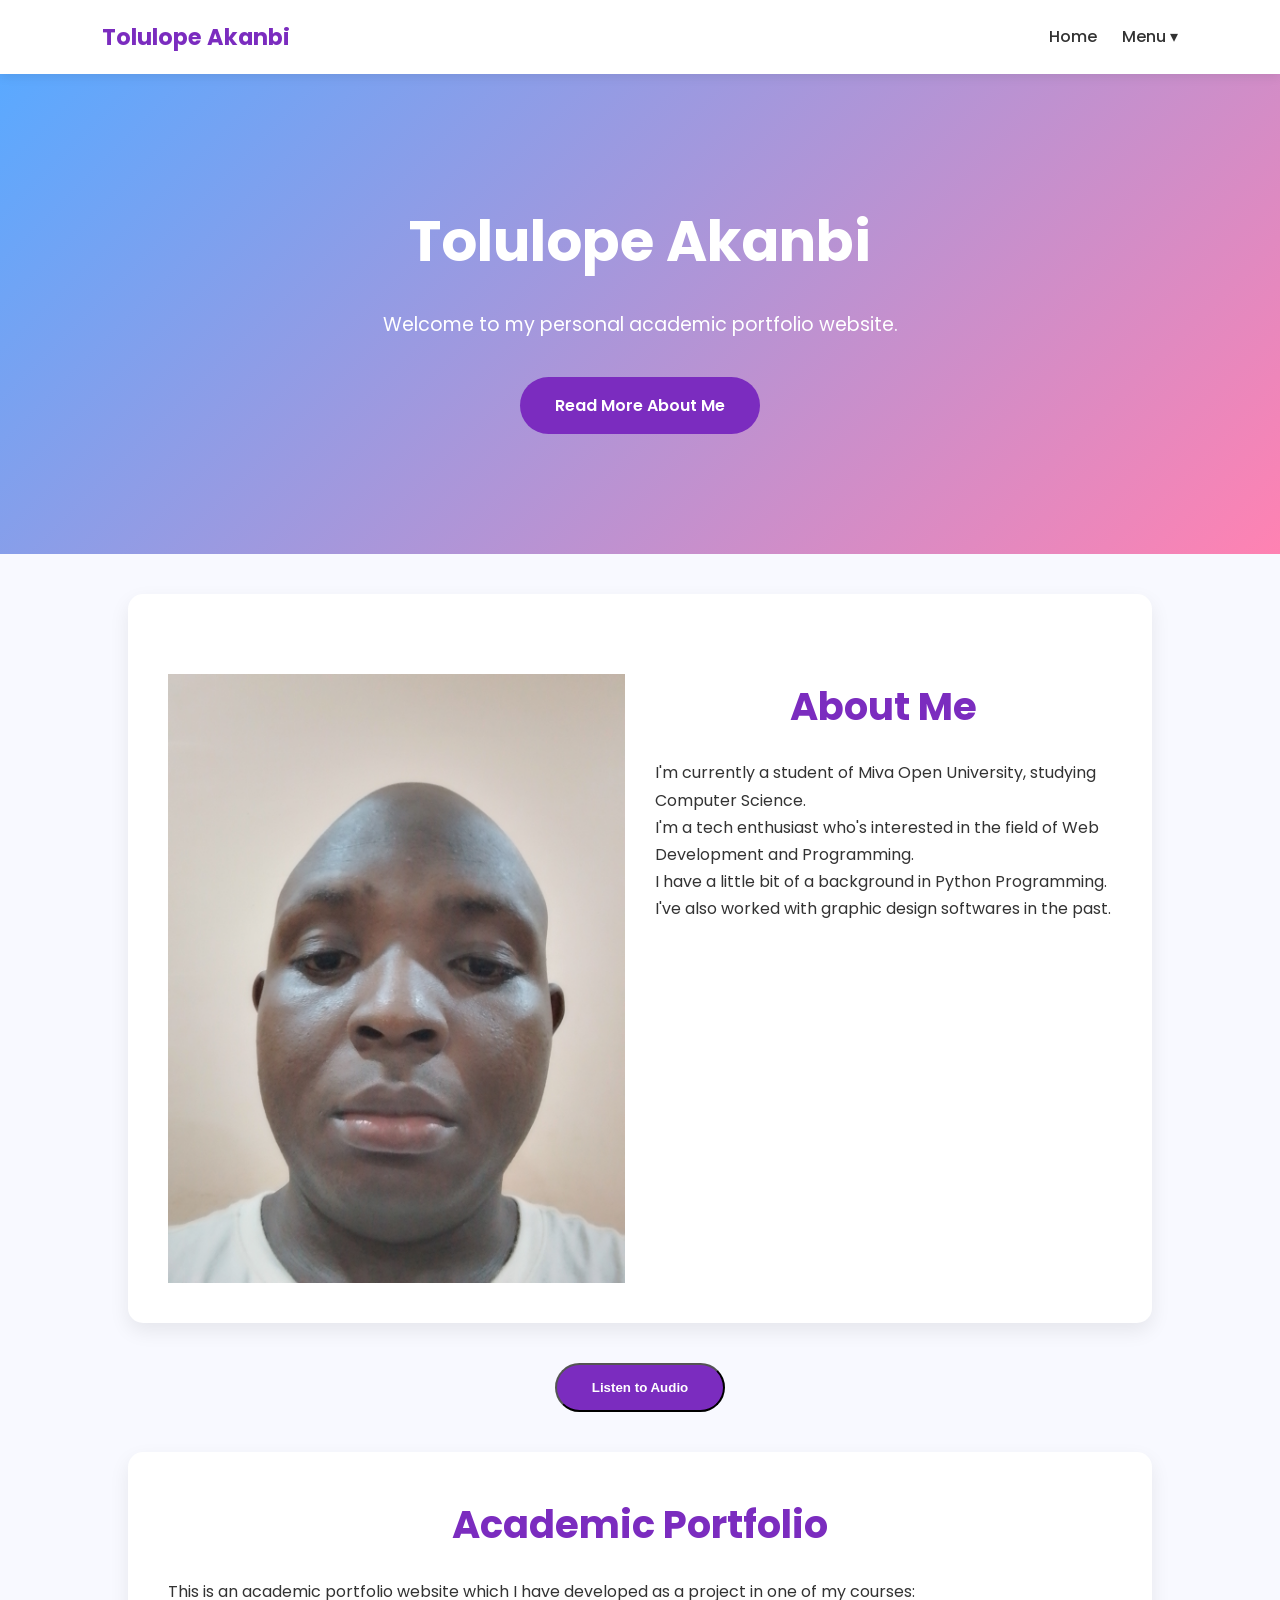
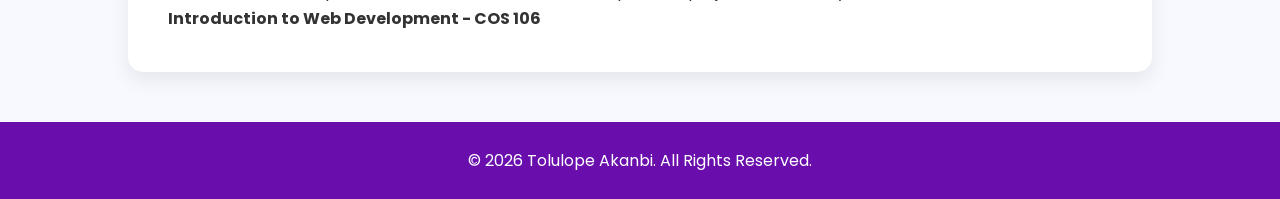
<file: index.html>
<!doctype html>
<html lang="en">
  <head>
    <meta charset="UTF-8" />
    <meta name="viewport" content="width=device-width, initial-scale=1.0" />
    <title>Tolulope Akanbi | Academic Portfolio</title>

    <!-- External CSS -->
    <link rel="stylesheet" href="style.css" />
  </head>
  <body>
    <!-- ================= HEADER ================= -->
    <header>
      <nav class="navbar">
        <div class="logo">
          <a href="#home">Tolulope Akanbi</a>
        </div>

        <button class="menu-toggle" aria-label="Toggle Navigation">☰</button>

        <ul class="nav-links">
          <li><a href="#home">Home</a></li>

          <li class="dropdown">
            <a href="javascript:void(0);" class="dropdown-toggle"> Menu ▾ </a>
            <ul class="dropdown-menu">
              <li><a href="index.html">Home</a></li>
              <li><a href="about.html">About Me</a></li>
              <li><a href="projects.html">Projects</a></li>
              <li><a href="academic planner.html">Academic Planner</a></li>
              <li><a href="contact.html">Contact</a></li>
            </ul>
          </li>
        </ul>
      </nav>
    </header>

    <main>
      <!-- ================= HERO ================= -->
      <section id="home" class="hero">
        <div class="hero-content">
          <h1>Tolulope Akanbi</h1>

          <p>Welcome to my personal academic portfolio website.</p>

          <a href="about.html" class="btn"> Read More About Me </a>
        </div>
      </section>

      
          <section id="about" class="about">

    <div class="about-container">

        <div class="about-image">

            <img src="images/profile.jpg"
                 alt="Photograph of Tolulope Akanbi">

        </div>

        <div class="about-text">

            <h2>About Me</h2>

            <p>
                I'm currently a student of Miva Open University,
                studying Computer Science.
            </p>

            <p>
                I'm a tech enthusiast who's interested in the field of
                Web Development and Programming.
            </p>

            <p>
                I have a little bit of a background in Python Programming.
            </p>

            <p>
                I've also worked with graphic design softwares in the past.
            </p>

        </div>

    </div>

</section>
        <!-- Biography Audio -->

        <div class="bio-audio">
          <button id="playAudio" class="btn">Listen to Audio</button>

          <audio id="bioAudio">
            <source src="audio/My recording 2.m4a" type="audio/mp4" />
            Your browser does not support the audio element.
          </audio>
        </div>
      </section>

      <!-- ================= COURSE INFORMATION ================= -->
      <section class="course-info">
        <h2>Academic Portfolio</h2>

        <p>
          This is an academic portfolio website which I have developed as a
          project in one of my courses:
        </p>

        <p>
          <strong> Introduction to Web Development - COS 106 </strong>
        </p>
      </section>
    </main>

    <!-- ================= FOOTER ================= -->
    <footer>
      <p>&copy; 2026 Tolulope Akanbi. All Rights Reserved.</p>
    </footer>

    <!-- External JavaScript -->
    <script src="script.js"></script>
  </body>
</html>
</file>
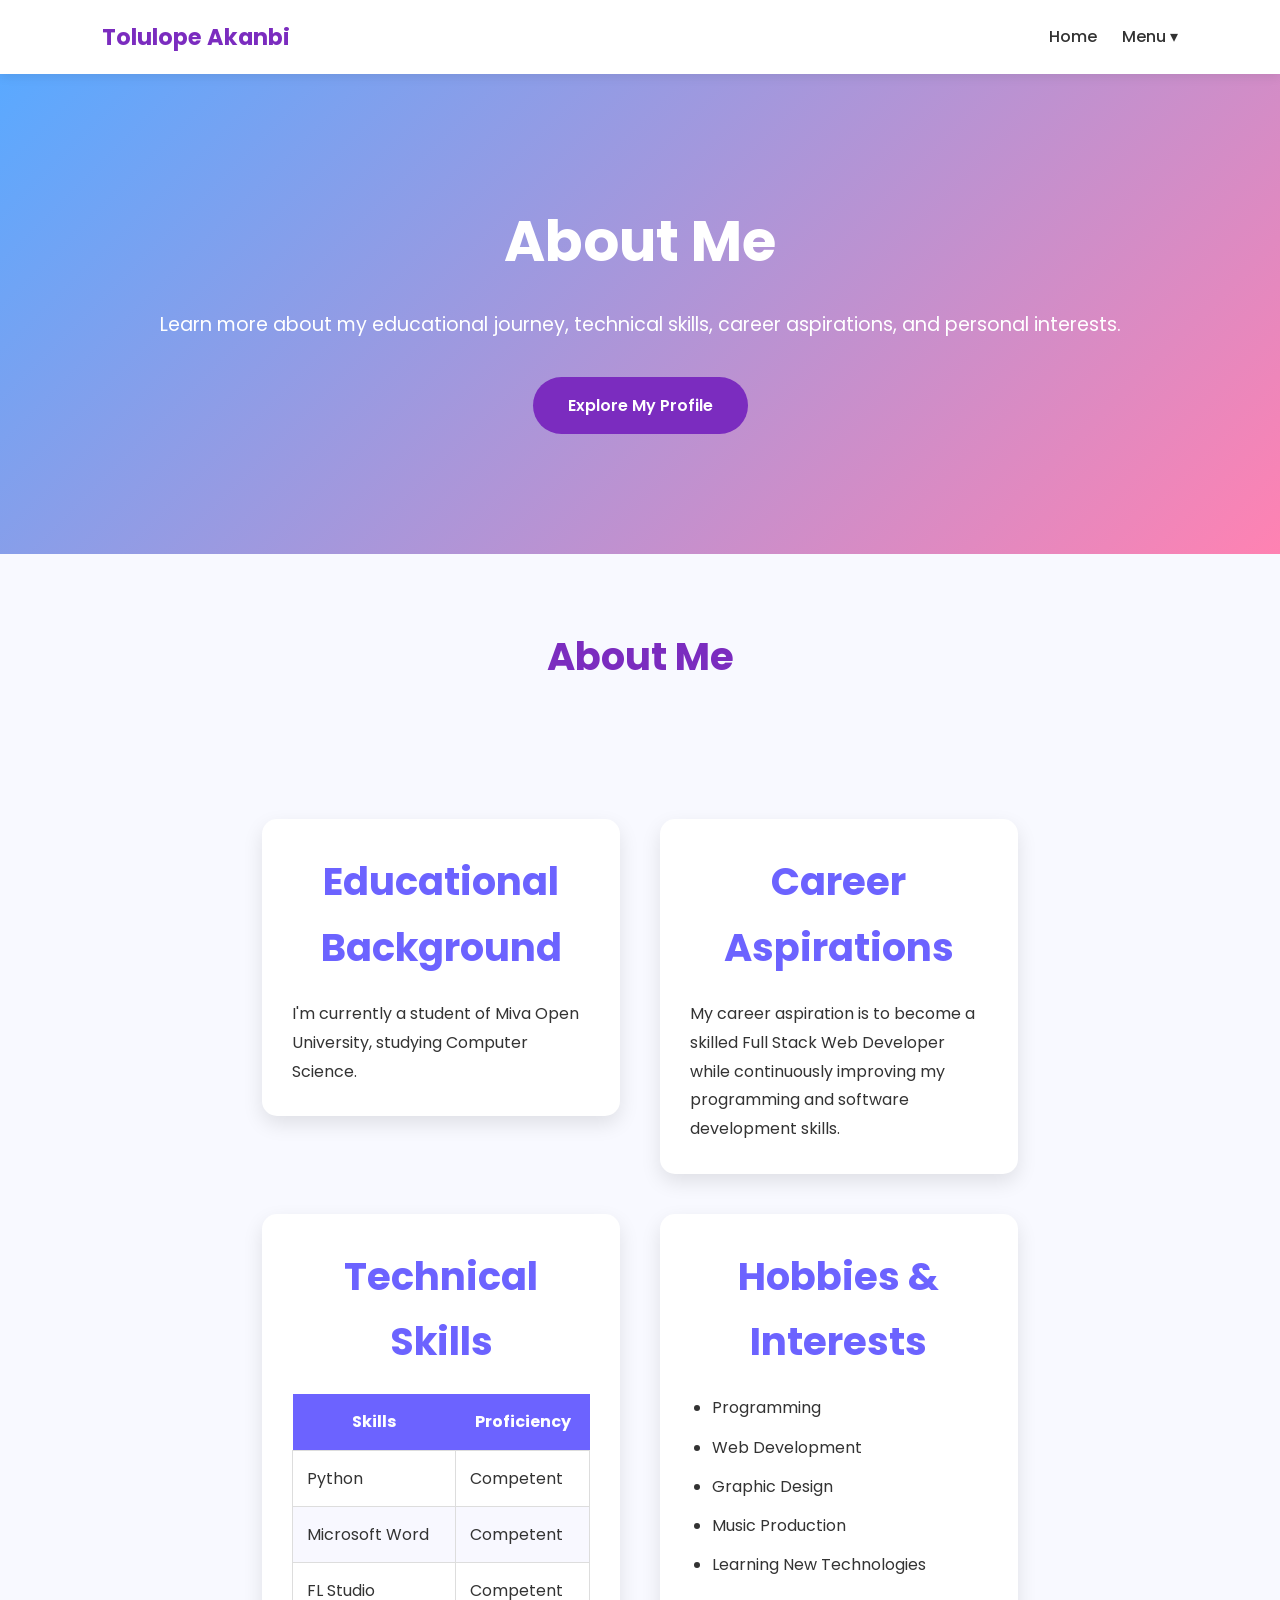
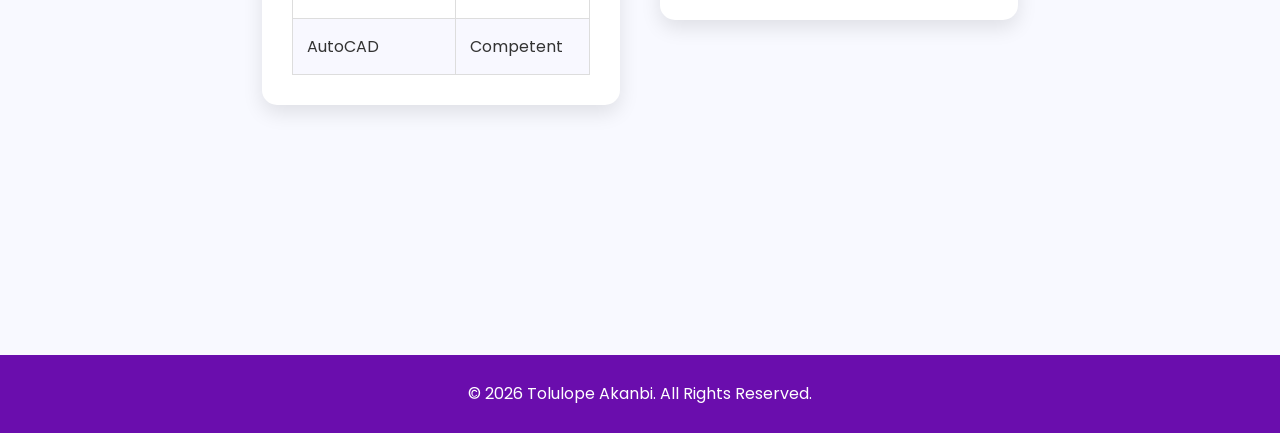
<file: about.html>
<!doctype html>
<html lang="en">
  <head>
    <meta charset="UTF-8" />
    <meta name="viewport" content="width=device-width, initial-scale=1.0" />
    <title>About Me | Tolulope Akanbi</title>

    <!-- External CSS -->
    <link rel="stylesheet" href="style.css" />
  </head>

  <body>
    <!-- ================= HEADER ================= -->

    <header>
      <nav class="navbar">
        <div class="logo">
          <a href="index.html">Tolulope Akanbi</a>
        </div>

        <button class="menu-toggle" aria-label="Toggle Navigation">☰</button>

        <ul class="nav-links">
          <li>
            <a href="index.html">Home</a>
          </li>

          <li class="dropdown">
            <a href="javascript:void(0);" class="dropdown-toggle"> Menu ▾ </a>
            <ul class="dropdown-menu">
              <li><a href="index.html">Home</a></li>
              <li><a href="about.html">About Me</a></li>
              <li><a href="projects.html">Projects</a></li>
              <li><a href="academic planner.html">Academic Planner</a></li>
              <li><a href="contact.html">Contact</a></li>
            </ul>
          </li>
        </ul>
      </nav>
    </header>

    <!-- ================= HERO SECTION ================= -->

    <section class="hero">
      <div class="hero-content">
        <h1>About Me</h1>

        <p>
          Learn more about my educational journey, technical skills, career
          aspirations, and personal interests.
        </p>

        <a href="#about" class="btn"> Explore My Profile </a>
      </div>
    </section>

    <!-- ================= ABOUT SECTION ================= -->

    <main>
      <section id="about" class="about-page">
        <h2>About Me</h2>

        <!-- ================= ABOUT DETAILS ================= -->

<section class="about-grid">

    <!-- Educational Background -->

    <article class="about-card">

        <h2>Educational Background</h2>

        <p>
            I'm currently a student of Miva Open University,
            studying Computer Science.
        </p>

    </article>


    <!-- Career Aspirations -->

    <article class="about-card">

        <h2>Career Aspirations</h2>

        <p>
            My career aspiration is to become a skilled Full Stack
            Web Developer while continuously improving my programming
            and software development skills.
        </p>

    </article>


    <!-- Technical Skills -->

    <article class="about-card">

        <h2>Technical Skills</h2>

        <table class="skills-table">

            <thead>

                <tr>
                    <th>Skills</th>
                    <th>Proficiency</th>
                </tr>

            </thead>

            <tbody>

                <tr>
                    <td>Python</td>
                    <td>Competent</td>
                </tr>

                <tr>
                    <td>Microsoft Word</td>
                    <td>Competent</td>
                </tr>

                <tr>
                    <td>FL Studio</td>
                    <td>Competent</td>
                </tr>

                <tr>
                    <td>AutoCAD</td>
                    <td>Competent</td>
                </tr>

            </tbody>

        </table>

    </article>


    <!-- Hobbies -->

    <article class="about-card">

        <h2>Hobbies &amp; Interests</h2>

        <ul>

            <li>Programming</li>
            <li>Web Development</li>
            <li>Graphic Design</li>
            <li>Music Production</li>
            <li>Learning New Technologies</li>

        </ul>

    </article>

</section>
    </main>

    <!-- ================= FOOTER ================= -->

    <footer>
      <p>&copy; 2026 Tolulope Akanbi. All Rights Reserved.</p>
    </footer>

    <!-- External JavaScript -->

    <script src="script.js"></script>
  </body>
</html>
</file>
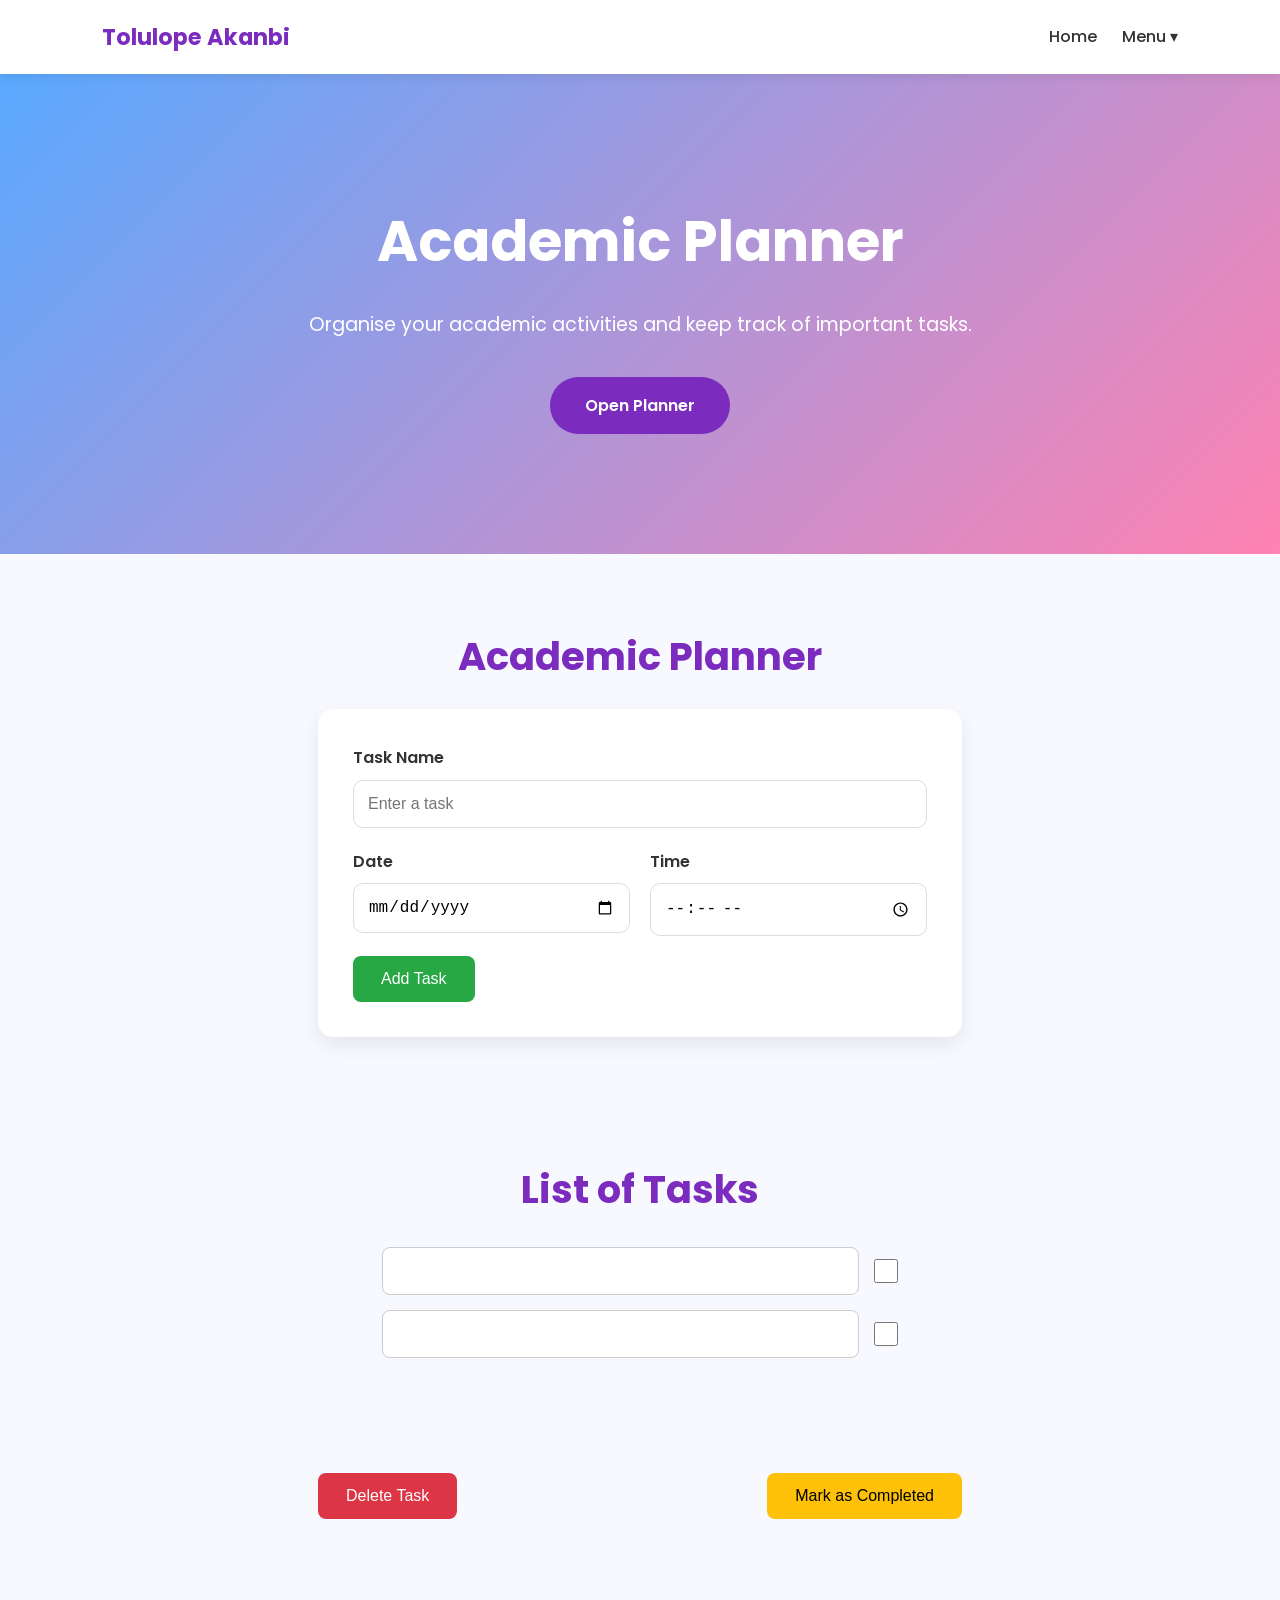
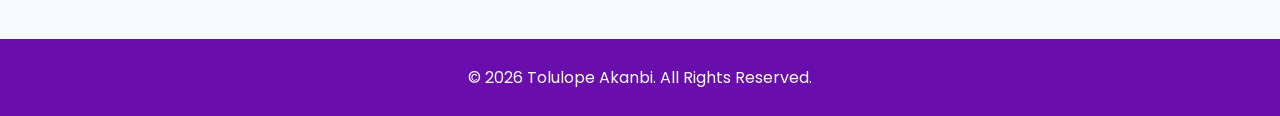
<file: academic planner.html>
<!doctype html>
<html lang="en">
  <head>
    <meta charset="UTF-8" />
    <meta name="viewport" content="width=device-width, initial-scale=1.0" />
    <title>Academic Planner | Tolulope Akanbi</title>

    <!-- External CSS -->
    <link rel="stylesheet" href="style.css" />
  </head>

  <body>
    <!-- ================= HEADER ================= -->

    <header>
      <nav class="navbar">
        <div class="logo">
          <a href="index.html">Tolulope Akanbi</a>
        </div>

        <button class="menu-toggle" aria-label="Toggle Navigation">☰</button>

        <ul class="nav-links">
          <li>
            <a href="index.html">Home</a>
          </li>

          <li class="dropdown">
            <a href="javascript:void(0);" class="dropdown-toggle"> Menu ▾ </a>
            <ul class="dropdown-menu">
              <li><a href="index.html">Home</a></li>
              <li><a href="about.html">About Me</a></li>
              <li><a href="projects.html">Projects</a></li>
              <li><a href="academic planner.html">Academic Planner</a></li>
              <li><a href="contact.html">Contact</a></li>
            </ul>
          </li>
        </ul>
      </nav>
    </header>

    <!-- ================= HERO SECTION ================= -->

    <section class="hero">
      <div class="hero-content">
        <h1>Academic Planner</h1>

        <p>
          Organise your academic activities and keep track of important tasks.
        </p>

        <a href="#planner" class="btn"> Open Planner </a>
      </div>
    </section>

    <!-- ================= MAIN CONTENT ================= -->

    <main>
      <section id="planner" class="planner-section">
        <h2>Academic Planner</h2>

        <div class="planner-form">
          <div class="input-group">
            <label for="taskName">Task Name</label>
            <input type="text" id="taskName" placeholder="Enter a task" />
          </div>

          <div class="date-time-container">
            <div class="input-group">
              <label for="taskDate">Date</label>
              <input type="date" id="taskDate" />
            </div>

            <div class="input-group">
              <label for="taskTime">Time</label>
              <input type="time" id="taskTime" />
            </div>
          </div>

          <button id="addTaskBtn" class="planner-btn add-btn">Add Task</button>
        </div>

        <section class="task-list">
          <h2>List of Tasks</h2>

          <div id="taskContainer">
            <!-- Tasks appear here automatically -->
          </div>
        </section>

        <div class="planner-buttons">
          <button id="deleteTaskBtn" class="planner-btn delete-btn">
            Delete Task
          </button>

          <button id="completeTaskBtn" class="planner-btn complete-btn">
            Mark as Completed
          </button>
        </div>
      </section>
    </main>

    <!-- ================= FOOTER ================= -->

    <footer>
      <p>&copy; 2026 Tolulope Akanbi. All Rights Reserved.</p>
    </footer>

    <!-- External JavaScript -->

    <script src="script.js"></script>
  </body>
</html>
</file>
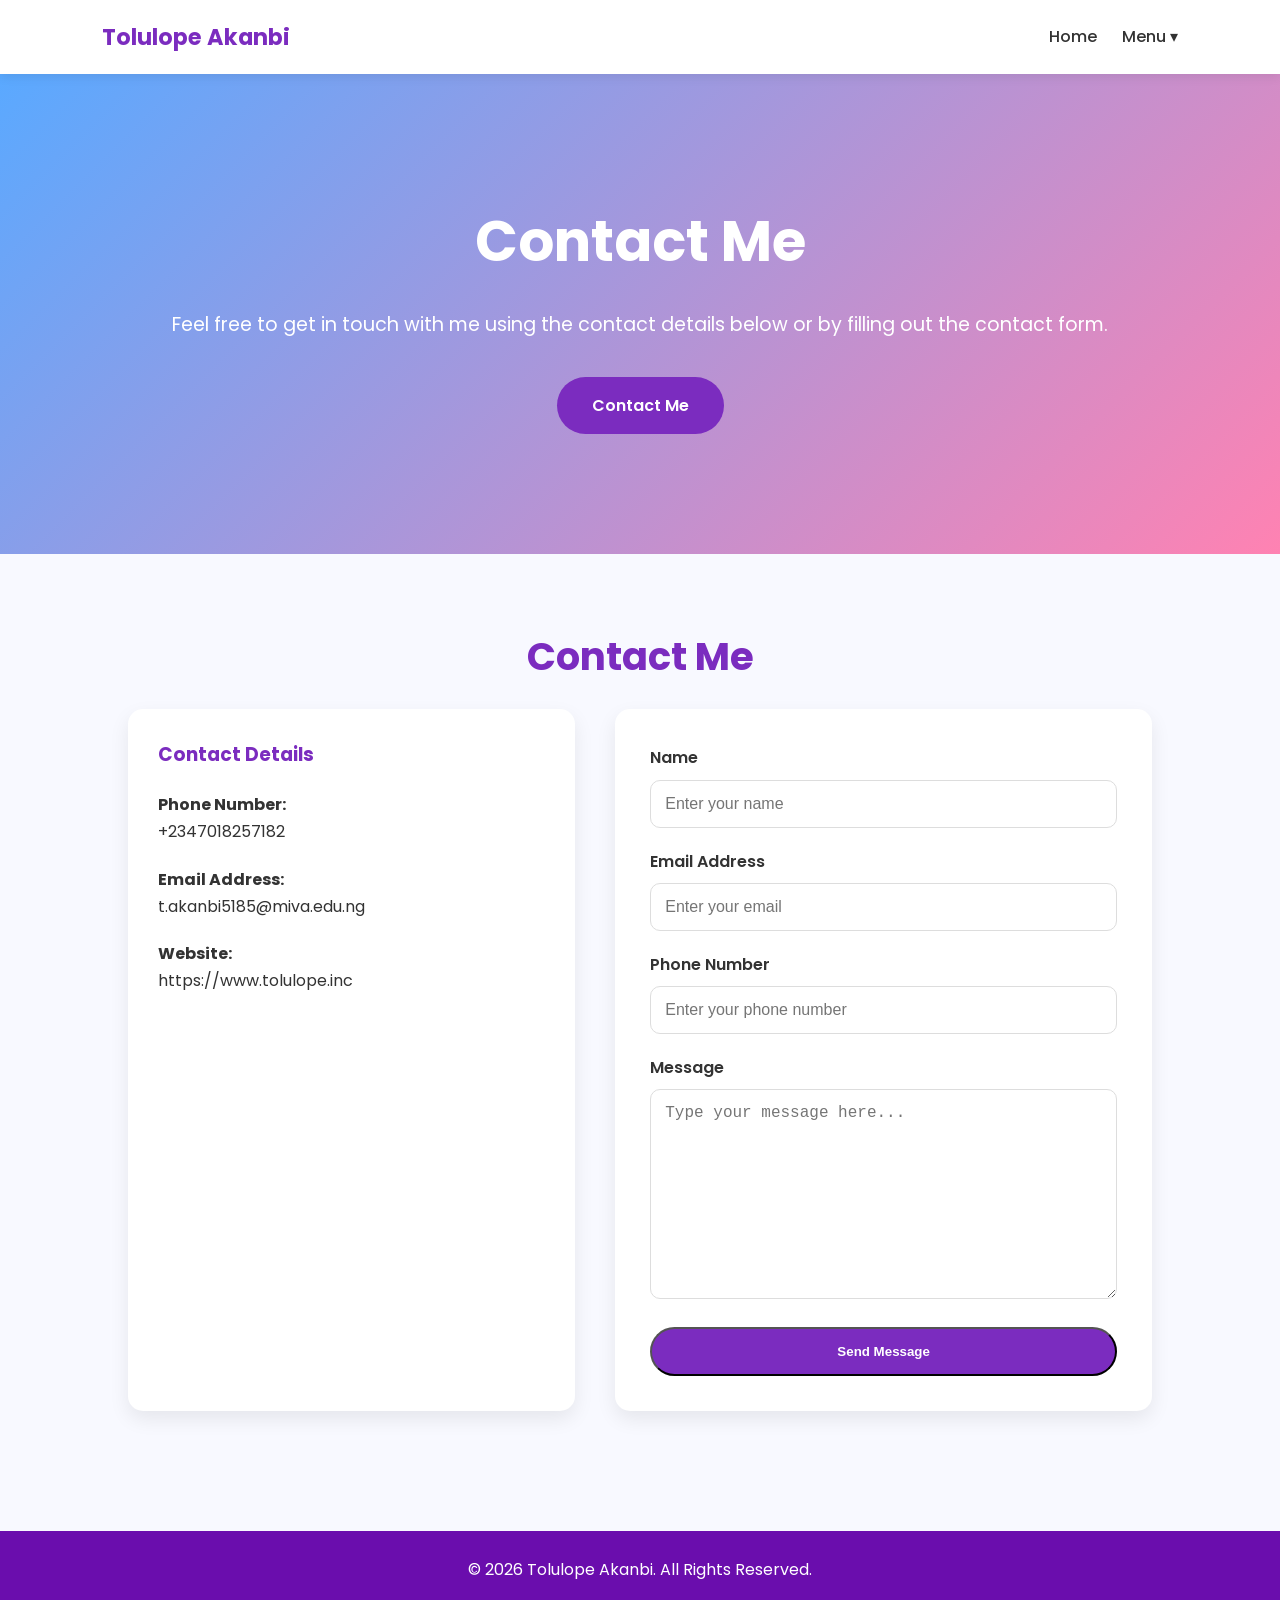
<file: contact.html>
<!doctype html>
<html lang="en">
  <head>
    <meta charset="UTF-8" />
    <meta name="viewport" content="width=device-width, initial-scale=1.0" />
    <title>Contact | Tolulope Akanbi</title>

    <!-- External CSS -->
    <link rel="stylesheet" href="style.css" />
  </head>

  <body>
    <!-- ================= HEADER ================= -->

    <header>
      <nav class="navbar">
        <div class="logo">
          <a href="index.html">Tolulope Akanbi</a>
        </div>

        <button class="menu-toggle" aria-label="Toggle Navigation">☰</button>

        <ul class="nav-links">
          <li>
            <a href="index.html">Home</a>
          </li>

          <li class="dropdown">
            <a href="javascript:void(0);" class="dropdown-toggle"> Menu ▾ </a>
            <ul class="dropdown-menu">
              <li><a href="index.html">Home</a></li>
              <li><a href="about.html">About Me</a></li>
              <li><a href="projects.html">Projects</a></li>
              <li><a href="academic planner.html">Academic Planner</a></li>
              <li><a href="contact.html">Contact</a></li>
            </ul>
          </li>
        </ul>
      </nav>
    </header>

    <!-- ================= HERO SECTION ================= -->

    <section class="hero">
      <div class="hero-content">
        <h1>Contact Me</h1>

        <p>
          Feel free to get in touch with me using the contact details below or
          by filling out the contact form.
        </p>

        <a href="#contact" class="btn"> Contact Me </a>
      </div>
    </section>

    <!-- ================= CONTACT SECTION ================= -->

    <main>
      <section id="contact" class="contact-section">
        <h2>Contact Me</h2>

        <div class="contact-container">
          <!-- LEFT SIDE -->

          <div class="contact-details">
            <h3>Contact Details</h3>

            <p>
              <strong>Phone Number:</strong><br />
              +2347018257182
            </p>

            <p>
              <strong>Email Address:</strong><br />
              t.akanbi5185@miva.edu.ng
            </p>

            <p>
              <strong>Website:</strong><br />
              <a href="https://www.tolulope.inc" target="_blank">
                https://www.tolulope.inc
              </a>
            </p>
          </div>

          <!-- RIGHT SIDE -->

          <div class="contact-form">
            <form id="contactForm">
              <div class="input-group">
                <label for="name">Name</label>

                <input
                  type="text"
                  id="name"
                  name="name"
                  placeholder="Enter your name"
                />
              </div>

              <div class="input-group">
                <label for="email">Email Address</label>

                <input
                  type="email"
                  id="email"
                  name="email"
                  placeholder="Enter your email"
                />
              </div>

              <div class="input-group">
                <label for="phone">Phone Number</label>

                <input
                  type="text"
                  id="phone"
                  name="phone"
                  placeholder="Enter your phone number"
                />
              </div>

              <div class="input-group">
                <label for="message">Message</label>

                <textarea
                  id="message"
                  name="message"
                  rows="10"
                  placeholder="Type your message here..."
                ></textarea>
              </div>

              <button type="submit" class="btn send-btn">Send Message</button>
            </form>
          </div>
        </div>
      </section>
    </main>

    <!-- ================= FOOTER ================= -->

    <footer>
      <p>&copy; 2026 Tolulope Akanbi. All Rights Reserved.</p>
    </footer>

    <!-- External JavaScript -->
    <script src="script.js"></script>
  </body>
</html>
</file>
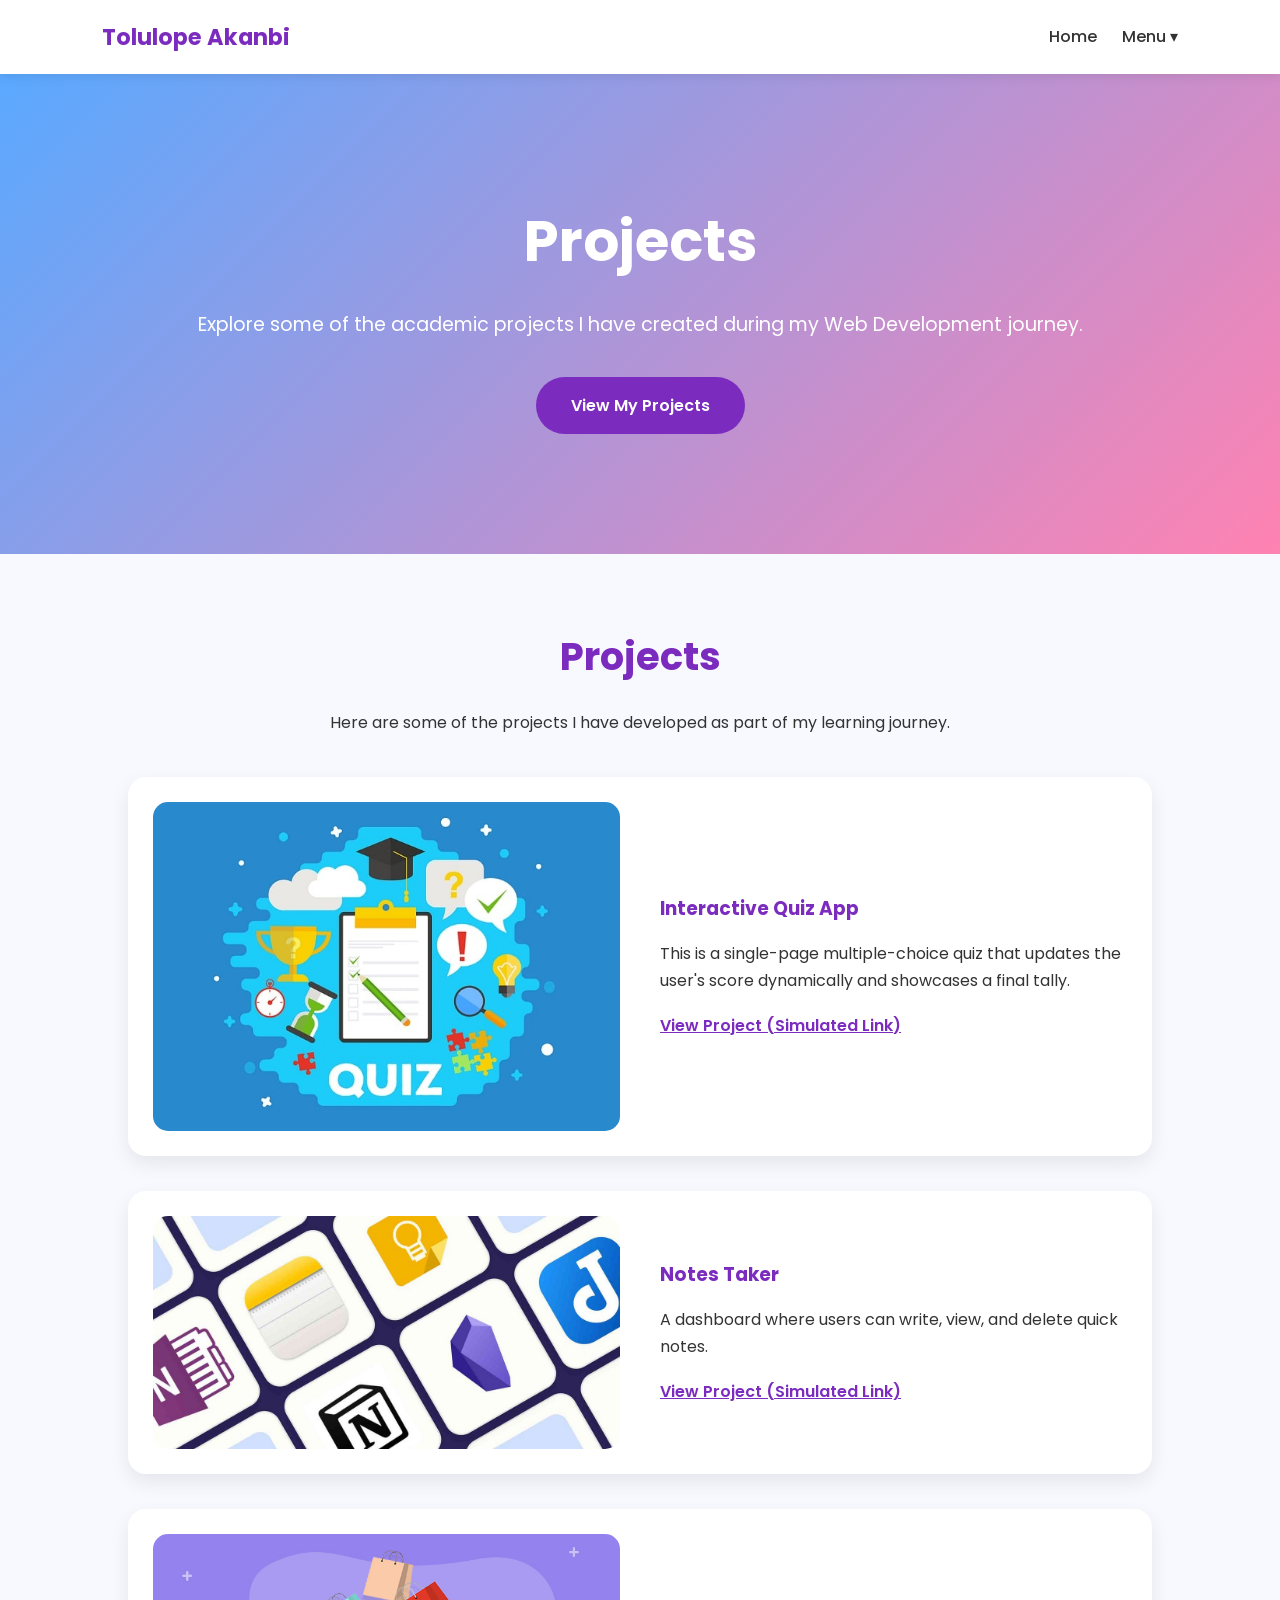
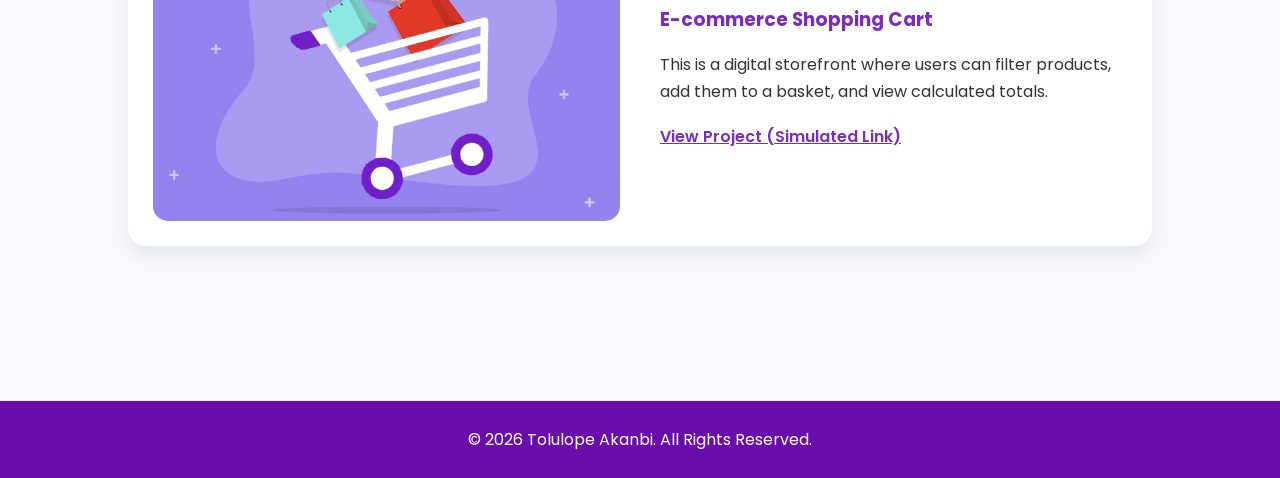
<file: projects.html>
<!doctype html>
<html lang="en">
  <head>
    <meta charset="UTF-8" />
    <meta name="viewport" content="width=device-width, initial-scale=1.0" />
    <title>Projects | Tolulope Akanbi</title>

    <!-- External CSS -->
    <link rel="stylesheet" href="style.css" />
  </head>
  <body>
    <!-- ================= HEADER ================= -->

    <header>
      <nav class="navbar">
        <div class="logo">
          <a href="index.html">Tolulope Akanbi</a>
        </div>

        <button class="menu-toggle" aria-label="Toggle Navigation">☰</button>

        <ul class="nav-links">
          <li>
            <a href="index.html">Home</a>
          </li>

          <li class="dropdown">
            <a href="javascript:void(0);" class="dropdown-toggle"> Menu ▾ </a>
            <ul class="dropdown-menu">
              <li><a href="index.html">Home</a></li>
              <li><a href="about.html">About Me</a></li>
              <li><a href="projects.html">Projects</a></li>
              <li><a href="academic planner.html">Academic Planner</a></li>
              <li><a href="contact.html">Contact</a></li>
            </ul>
          </li>
        </ul>
      </nav>
    </header>

    <!-- ================= HERO SECTION ================= -->

    <section class="hero">
      <div class="hero-content">
        <h1>Projects</h1>

        <p>
          Explore some of the academic projects I have created during my Web
          Development journey.
        </p>

        <a href="#projects" class="btn"> View My Projects </a>
      </div>
    </section>

    <!-- ================= PROJECTS ================= -->

    <main>
      <section id="projects" class="projects">
        <h2>Projects</h2>

        <p class="section-intro">
          Here are some of the projects I have developed as part of my learning
          journey.
        </p>

        <!-- ================= PROJECT 1 ================= -->

        <article class="project-card">
          <div class="project-image">
            <img
              src="images/Interactive Quiz App.jpg"
              alt="Interactive Quiz App"
            />
          </div>

          <div class="project-content">
            <h3>Interactive Quiz App</h3>

            <p>
              This is a single-page multiple-choice quiz that updates the user's
              score dynamically and showcases a final tally.
            </p>

            <a href="#" class="project-link"> View Project (Simulated Link) </a>
          </div>
        </article>

        <!-- ================= PROJECT 2 ================= -->

        <article class="project-card">
          <div class="project-image">
            <img src="images/Notes Taker.jpg" alt="Notes Taker" />
          </div>

          <div class="project-content">
            <h3>Notes Taker</h3>

            <p>
              A dashboard where users can write, view, and delete quick notes.
            </p>

            <a href="#" class="project-link"> View Project (Simulated Link) </a>
          </div>
        </article>

        <!-- ================= PROJECT 3 ================= -->

        <article class="project-card">
          <div class="project-image">
            <img
              src="images/E-commerce shopping cart.jpg"
              alt="E-commerce Shopping Cart"
            />
          </div>

          <div class="project-content">
            <h3>E-commerce Shopping Cart</h3>

            <p>
              This is a digital storefront where users can filter products, add
              them to a basket, and view calculated totals.
            </p>

            <a href="#" class="project-link"> View Project (Simulated Link) </a>
          </div>
        </article>
      </section>
    </main>

    <!-- ================= FOOTER ================= -->

    <footer>
      <p>&copy; 2026 Tolulope Akanbi. All Rights Reserved.</p>
    </footer>

    <!-- External JavaScript -->

    <script src="script.js"></script>
  </body>
</html>
</file>
<file: style.css>
/* =====================================
   GOOGLE FONT
===================================== */

@import url("https://fonts.googleapis.com/css2?family=Poppins:wght@300;400;500;600;700&display=swap");

/* =====================================
   RESET
===================================== */

* {
  margin: 0;
  padding: 0;
  box-sizing: border-box;
}

html {
  scroll-behavior: smooth;
}

body {
  font-family: "Poppins", sans-serif;
  background: #f8f9ff;
  color: #333;
  line-height: 1.7;
}

/* =====================================
   LINKS
===================================== */

a {
  text-decoration: none;
  color: inherit;
}

img {
  width: 100%;
  display: block;
}

/* =====================================
   NAVIGATION
===================================== */

header {
  position: sticky;
  top: 0;
  z-index: 1000;
}

.navbar {
  display: flex;
  justify-content: space-between;
  align-items: center;

  padding: 18px 8%;

  background: #ffffff;
  box-shadow: 0 3px 10px rgba(0, 0, 0, 0.08);
}

.logo a {
  font-size: 1.4rem;
  font-weight: 700;
  color: #7b2cbf;
}

.nav-links {
  display: flex;
  list-style: none;
  align-items: center;
}

.nav-links li {
  margin-left: 25px;
  position: relative;
}

.nav-links a {
  font-weight: 500;
  transition: 0.3s;
}

.nav-links a:hover {
  color: #7b2cbf;
}

/* Dropdown */

.dropdown-menu {
  display: none;
  position: absolute;

  top: 38px;
  right: 0;

  background: white;

  min-width: 220px;

  border-radius: 10px;

  overflow: hidden;

  box-shadow: 0 10px 25px rgba(0, 0, 0, 0.15);
}

.dropdown-menu {
  display: none;
}

.dropdown-menu.show-dropdown {
  display: block;
}

.dropdown-menu li {
  margin: 0;
}

.dropdown-menu a {
  display: block;
  padding: 14px 18px;
}

.dropdown-menu a:hover {
  background: #f4efff;
}

.menu-toggle {
  display: none;
}

/* =====================================
   HERO SECTION
===================================== */

.hero {
  background: linear-gradient(135deg, #5aa9ff, #ff82b2);

  color: white;

  text-align: center;

  padding: 120px 10%;
}

.hero h1 {
  font-size: 3.5rem;

  margin-bottom: 20px;
}

.hero p {
  font-size: 1.2rem;

  margin-bottom: 35px;
}

/* =====================================
   BUTTONS
===================================== */

.btn {
  display: inline-block;

  background: #7b2cbf;

  color: white;

  padding: 15px 35px;

  border-radius: 40px;

  transition: 0.3s;

  font-weight: 600;
}

.btn:hover {
  background: #5a189a;

  transform: translateY(-3px);
}

/* =====================================
   SECTIONS
===================================== */

section {
  padding: 70px 10%;
}

section h2 {
  text-align: center;

  font-size: 2.4rem;

  margin-bottom: 20px;

  color: #7b2cbf;
}

.section-intro {
  text-align: center;

  margin-bottom: 40px;
}

/* =====================================
   PHOTO GRID
===================================== */

.grid-container {
  display: grid;

  grid-template-columns: repeat(auto-fit, minmax(280px, 1fr));

  gap: 30px;
}

.photo-card {
  background: white;

  border-radius: 15px;

  overflow: hidden;

  box-shadow: 0 10px 25px rgba(0, 0, 0, 0.08);

  transition: 0.3s;
}

.photo-card:hover {
  transform: translateY(-8px);
}

.photo-card img {
  height: 420px;

  object-fit: cover;
}

/* =====================================
   PROJECT PAGE
===================================== */

.project-card {
  display: grid;

  grid-template-columns: 1fr 1fr;

  gap: 40px;

  align-items: center;

  background: white;

  margin-bottom: 35px;

  padding: 25px;

  border-radius: 18px;

  box-shadow: 0 8px 20px rgba(0, 0, 0, 0.08);
}

.project-image img {
  border-radius: 15px;
}

.project-content h3 {
  color: #7b2cbf;

  margin-bottom: 15px;
}

.project-link {
  display: inline-block;

  margin-top: 18px;

  color: #7b2cbf;

  text-decoration: underline;

  font-weight: 600;
}

/* =====================================
   ACADEMIC PLANNER
===================================== */

.planner-section {
  max-width: 900px;

  margin: auto;
}

.planner-form {
  background: white;

  padding: 35px;

  border-radius: 15px;

  box-shadow: 0 8px 20px rgba(0, 0, 0, 0.08);
}

.input-group {
  margin-bottom: 20px;
}

.input-group label {
  display: block;

  margin-bottom: 8px;

  font-weight: 600;
}

.input-group input,
.input-group textarea {
  width: 100%;

  padding: 14px;

  border: 1px solid #ddd;

  border-radius: 10px;

  font-size: 1rem;
}

textarea {
  resize: vertical;
}

.date-time-container {
  display: grid;

  grid-template-columns: 1fr 1fr;

  gap: 20px;
}

.add-btn {
  background: #28a745;
}

.delete-btn {
  background: #dc3545;
}

.complete-btn {
  background: #ffc107;

  color: #333;
}

.planner-buttons {
  display: flex;

  justify-content: space-between;

  gap: 20px;

  margin-top: 35px;
}

.task-list {
  margin-top: 50px;
}

.task-item {
  display: grid;

  grid-template-columns: 1fr 70px;

  gap: 15px;

  margin-bottom: 18px;
}

.complete-checkbox {
  width: 30px;

  height: 30px;

  margin: auto;
}

/* =====================================
   CONTACT PAGE
===================================== */

.contact-container {
  display: grid;

  grid-template-columns: 1fr 1.2fr;

  gap: 40px;
}

.contact-details {
  background: white;

  padding: 30px;

  border-radius: 15px;

  box-shadow: 0 8px 20px rgba(0, 0, 0, 0.08);
}

.contact-details h3 {
  color: #7b2cbf;

  margin-bottom: 20px;
}

.contact-details p {
  margin-bottom: 20px;
}

.contact-form {
  background: white;

  padding: 35px;

  border-radius: 15px;

  box-shadow: 0 8px 20px rgba(0, 0, 0, 0.08);
}

.send-btn {
  width: 100%;
}

/* =====================================
   ABOUT & COURSE INFO
===================================== */

.about,
.course-info {
  background: white;

  margin: 40px 10%;

  border-radius: 15px;

  padding: 40px;

  box-shadow: 0 8px 20px rgba(0, 0, 0, 0.08);
}

/* =====================================
   FOOTER
===================================== */

footer {
  background: #6a0dad;

  color: white;

  text-align: center;

  padding: 25px;

  margin-top: 50px;
}

/* =====================================
   RESPONSIVE DESIGN
===================================== */

@media (max-width: 992px) {
  .project-card {
    grid-template-columns: 1fr;
  }

  .contact-container {
    grid-template-columns: 1fr;
  }

  .hero h1 {
    font-size: 2.7rem;
  }
}

@media (max-width: 768px) {
  .navbar {
    flex-wrap: wrap;
  }

  .nav-links {
    width: 100%;

    justify-content: center;

    margin-top: 15px;
  }

  .hero {
    padding: 90px 8%;
  }

  .hero h1 {
    font-size: 2.2rem;
  }

  .hero p {
    font-size: 1rem;
  }

  .date-time-container {
    grid-template-columns: 1fr;
  }

  .planner-buttons {
    flex-direction: column;
  }

  section {
    padding: 60px 7%;
  }

  .about,
  .course-info {
    margin: 25px 7%;
  }
}

@media (max-width: 576px) {
  .nav-links {
    flex-direction: column;

    gap: 12px;
  }

  .hero h1 {
    font-size: 1.8rem;
  }

  .btn {
    width: 100%;

    text-align: center;
  }

  .photo-card img {
    height: 300px;
  }

  .project-card {
    padding: 18px;
  }

  .task-item {
    grid-template-columns: 1fr 55px;
  }
} /* ==========================
   ABOUT PAGE
========================== */

.about-page {
  max-width: 1200px;
  margin: auto;
}

.about-container {
  display: grid;
  grid-template-columns: repeat(auto-fit, minmax(350px, 1fr));
  gap: 30px;
  margin-top: 40px;
}

.about-content {
  background: #ffffff;
  padding: 35px;
  border-radius: 18px;
  box-shadow: 0 8px 20px rgba(0, 0, 0, 0.08);
  transition: 0.3s;
}

.about-content:hover {
  transform: translateY(-6px);
}

.about-content h2 {
  color: #7b2cbf;
  margin-bottom: 18px;
  font-size: 1.5rem;
}

.about-content ul {
  margin-top: 15px;
  margin-left: 20px;
}

.about-content li {
  margin-bottom: 10px;
}
/* ==========================
   BIOGRAPHY AUDIO
========================== */

.bio-audio {
  margin-top: 30px;
  text-align: center;
}

#bioAudio {
  display: none;
}
@media (max-width: 768px) {
  .about-container {
    grid-template-columns: 1fr;

    text-align: center;
  }

  .about-image {
    width: 180px;

    margin: auto;
  }
}
/* ================= TECHNICAL SKILLS ================= */

.technical-skills {
  margin-top: 50px;
}

.technical-skills h2 {
  color: #2c2c54;

  margin-bottom: 20px;

  font-size: 2rem;
}

.skills-table {
  width: 100%;

  border-collapse: collapse;

  margin-top: 10px;
}

.skills-table th {
  background: #6c63ff;

  color: #fff;

  padding: 14px;
}

.skills-table td {
  padding: 14px;

  border: 1px solid #ddd;
}

.skills-table tbody tr:nth-child(even) {
  background: #f8f8ff;
}
/* ================= RESPONSIVE TABLE ================= */

@media (max-width: 768px) {
  .skills-table {
    display: block;

    overflow-x: auto;
  }
}
/* =======================
ACADEMIC PLANNER
==========================*/

#taskContainer {
  margin-top: 25px;
}

.task-item {
  display: flex;

  align-items: center;

  gap: 15px;

  margin-bottom: 15px;
}

.task-field {
  flex: 1;

  padding: 14px;

  border: 1px solid #cccccc;

  border-radius: 8px;

  font-size: 16px;

  background: white;

  cursor: pointer;
}

.task-field.selected {
  border: 3px solid #6c63ff;

  background: #f3f2ff;
}

.complete-checkbox {
  width: 24px;

  height: 24px;

  cursor: pointer;
}

.planner-buttons {
  margin-top: 30px;

  display: flex;

  gap: 20px;

  flex-wrap: wrap;
}

.planner-btn {
  padding: 14px 28px;

  border: none;

  border-radius: 8px;

  font-size: 16px;

  color: white;

  cursor: pointer;

  transition: 0.3s;
}

.add-btn {
  background: #28a745;
}

.add-btn:hover {
  background: #218838;
}

.delete-btn {
  background: #dc3545;
}

.delete-btn:hover {
  background: #c82333;
}

.complete-btn {
  background: #ffc107;

  color: black;
}

.complete-btn:hover {
  background: #e0a800;
}
/*=========================
SKILLS & HOBBIES LAYOUT
==========================*/

.about-details {
  display: grid;

  grid-template-columns: 2fr 1fr;

  gap: 40px;

  align-items: start;

  margin-top: 50px;
}

/* Technical Skills */

.technical-skills {
  width: 100%;
}

/* Hobbies */

.hobbies {
  background: #ffffff;

  padding: 25px;

  border-radius: 12px;

  box-shadow: 0 8px 20px rgba(0, 0, 0, 0.1);
}

.hobbies h2 {
  margin-bottom: 20px;

  color: #2c2c54;
}

.hobbies ul {
  padding-left: 20px;
}

.hobbies li {
  margin-bottom: 12px;

  font-size: 16px;
}
/*==========================
ABOUT PAGE GRID
===========================*/

.about-grid {
  display: grid;

  grid-template-columns: repeat(2, 1fr);

  gap: 40px;

  margin: 60px 0;

  align-items: start;
}

.about-card {
  background: #ffffff;

  padding: 30px;

  border-radius: 15px;

  box-shadow: 0 8px 20px rgba(0, 0, 0, 0.1);
}

.about-card h2 {
  margin-bottom: 20px;

  color: #6c63ff;
}

.about-card p {
  line-height: 1.8;
}

.about-card ul {
  padding-left: 22px;
}

.about-card li {
  margin-bottom: 12px;
}
@media (max-width: 768px) {
  .about-grid {
    grid-template-columns: 1fr;

    gap: 25px;
  }
}
</file>
